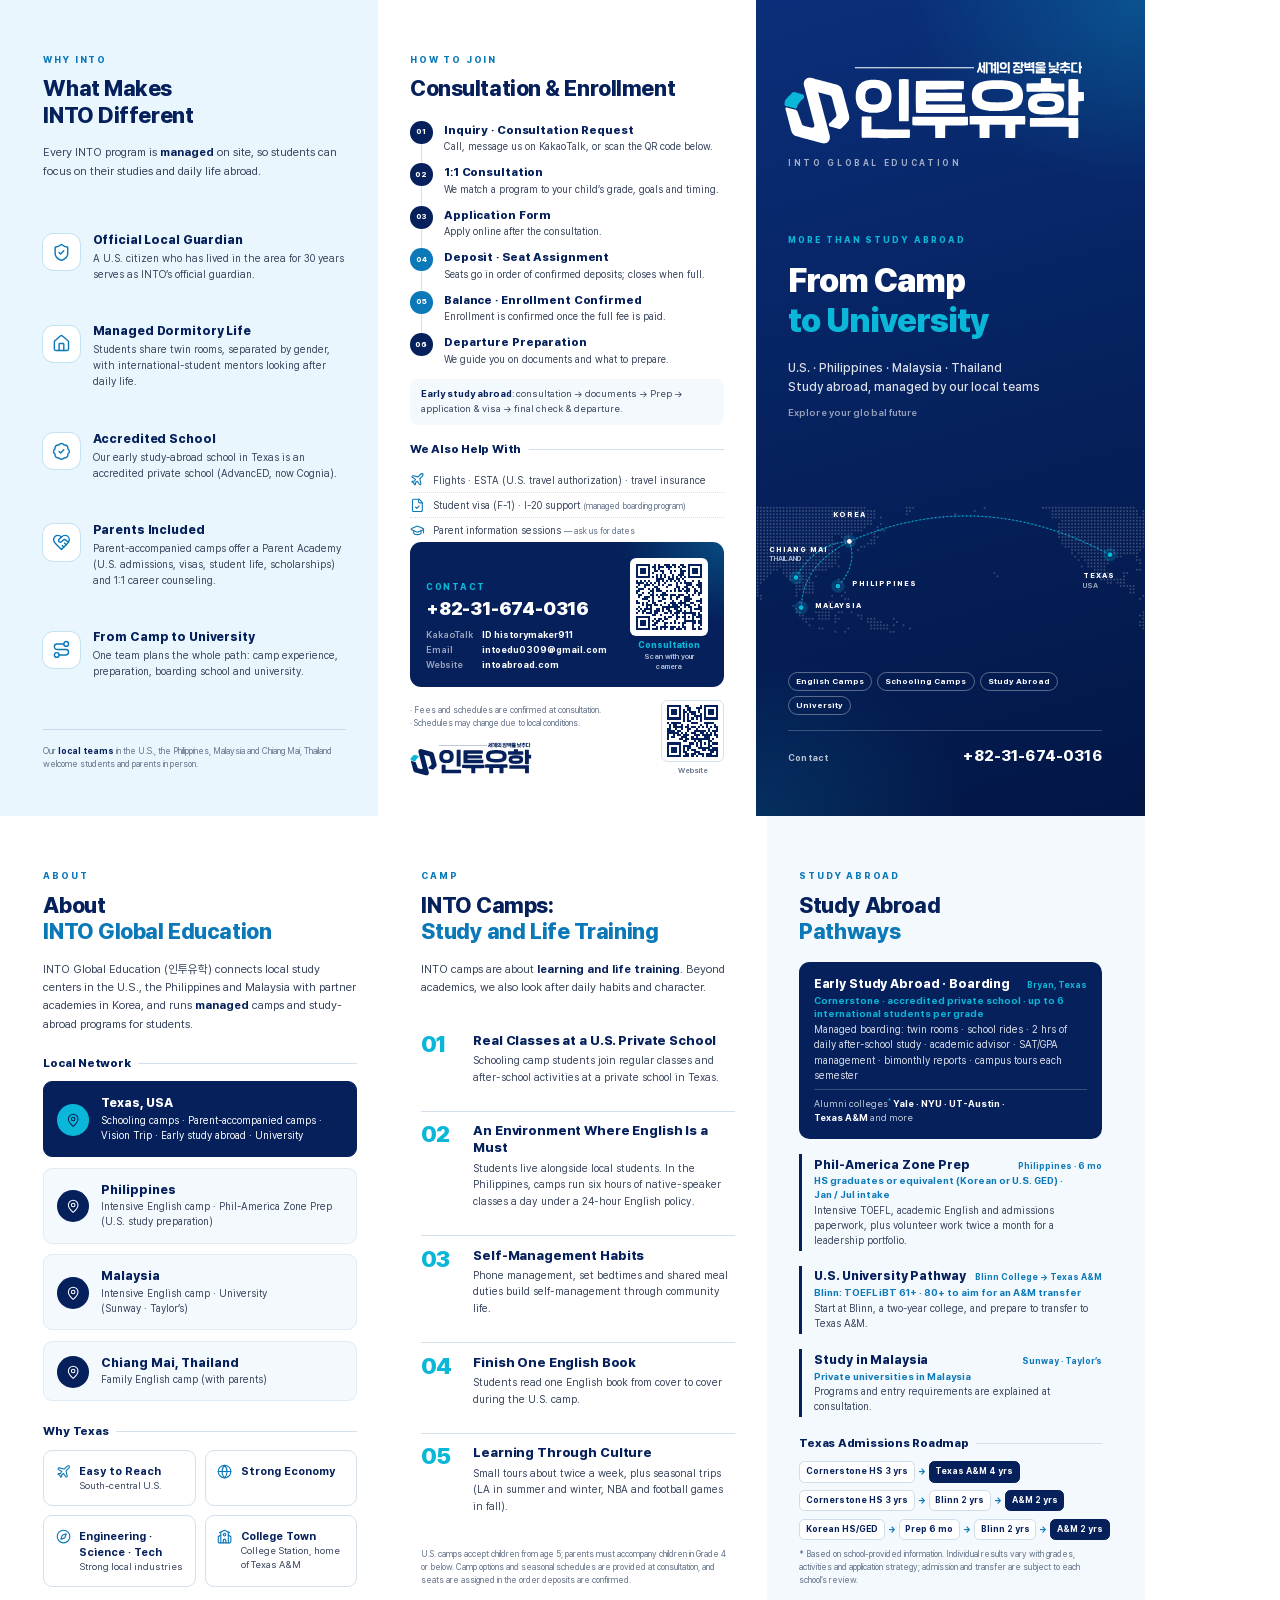
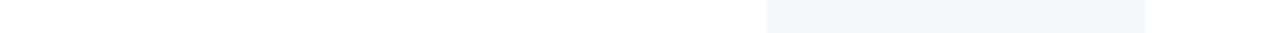
<file: source/leaflet/leaflet-en.html>
<!doctype html>
<html lang="en">
<head>
<meta charset="utf-8">
<title>INTO Global Education Leaflet</title>
<!--
  인투유학 공식 3단 리플렛 — 영어판 (A4 가로 3단 말아접기)
  - 한국어판(leaflet.html)과 같은 판형·디자인(leaflet.css). 내용을 고칠 때는 두 판을 함께 맞춘다.
  - 완성(재단) 297 × 210 mm / 작업(재단 여유 3mm 포함) 303 × 216 mm
  - 1쪽 = 바깥면 [접어 넣는 날개 97 | 뒷표지 100 | 앞표지 100]
  - 2쪽 = 안쪽면 [소개 100 | 캠프 100 | 유학 97]
  - 빌드: node tools/build_leaflet.js  (leaflet/ 폴더에 PDF·미리보기 PNG 생성)
  - 금액·날짜·정원은 시즌마다 바뀌므로 넣지 않는다 (01 매뉴얼 3장, 11 매뉴얼 4장 기준).
-->
<link rel="stylesheet" href="leaflet.css">
</head>
<body>
<svg width="0" height="0" style="position:absolute" aria-hidden="true"><defs>
<symbol id="i-shield-check" viewBox="0 0 24 24"><path d="M20 13c0 5-3.5 7.5-7.66 8.95a1 1 0 0 1-.67-.01C7.5 20.5 4 18 4 13V6a1 1 0 0 1 1-1c2 0 4.5-1.2 6.24-2.72a1.17 1.17 0 0 1 1.52 0C14.51 3.81 17 5 19 5a1 1 0 0 1 1 1z"/> <path d="m9 12 2 2 4-4"/></symbol>
<symbol id="i-house" viewBox="0 0 24 24"><path d="M15 21v-8a1 1 0 0 0-1-1h-4a1 1 0 0 0-1 1v8"/> <path d="M3 10a2 2 0 0 1 .709-1.528l7-5.999a2 2 0 0 1 2.582 0l7 5.999A2 2 0 0 1 21 10v9a2 2 0 0 1-2 2H5a2 2 0 0 1-2-2z"/></symbol>
<symbol id="i-users" viewBox="0 0 24 24"><path d="M16 21v-2a4 4 0 0 0-4-4H6a4 4 0 0 0-4 4v2"/> <circle cx="9" cy="7" r="4"/> <path d="M22 21v-2a4 4 0 0 0-3-3.87"/> <path d="M16 3.13a4 4 0 0 1 0 7.75"/></symbol>
<symbol id="i-badge-check" viewBox="0 0 24 24"><path d="M3.85 8.62a4 4 0 0 1 4.78-4.77 4 4 0 0 1 6.74 0 4 4 0 0 1 4.78 4.78 4 4 0 0 1 0 6.74 4 4 0 0 1-4.77 4.78 4 4 0 0 1-6.75 0 4 4 0 0 1-4.78-4.77 4 4 0 0 1 0-6.76Z"/> <path d="m9 12 2 2 4-4"/></symbol>
<symbol id="i-heart-handshake" viewBox="0 0 24 24"><path d="M19 14c1.49-1.46 3-3.21 3-5.5A5.5 5.5 0 0 0 16.5 3c-1.76 0-3 .5-4.5 2-1.5-1.5-2.74-2-4.5-2A5.5 5.5 0 0 0 2 8.5c0 2.3 1.5 4.05 3 5.5l7 7Z"/> <path d="M12 5 9.04 7.96a2.17 2.17 0 0 0 0 3.08c.82.82 2.13.85 3 .07l2.07-1.9a2.82 2.82 0 0 1 3.79 0l2.96 2.66"/> <path d="m18 15-2-2"/> <path d="m15 18-2-2"/></symbol>
<symbol id="i-route" viewBox="0 0 24 24"><circle cx="6" cy="19" r="3"/> <path d="M9 19h8.5a3.5 3.5 0 0 0 0-7h-11a3.5 3.5 0 0 1 0-7H15"/> <circle cx="18" cy="5" r="3"/></symbol>
<symbol id="i-bed-double" viewBox="0 0 24 24"><path d="M2 20v-8a2 2 0 0 1 2-2h16a2 2 0 0 1 2 2v8"/> <path d="M4 10V6a2 2 0 0 1 2-2h12a2 2 0 0 1 2 2v4"/> <path d="M12 4v6"/> <path d="M2 18h20"/></symbol>
<symbol id="i-utensils" viewBox="0 0 24 24"><path d="M3 2v7c0 1.1.9 2 2 2h4a2 2 0 0 0 2-2V2"/> <path d="M7 2v20"/> <path d="M21 15V2a5 5 0 0 0-5 5v6c0 1.1.9 2 2 2h3Zm0 0v7"/></symbol>
<symbol id="i-smartphone" viewBox="0 0 24 24"><rect width="14" height="20" x="5" y="2" rx="2" ry="2"/> <path d="M12 18h.01"/></symbol>
<symbol id="i-compass" viewBox="0 0 24 24"><path d="m16.24 7.76-1.804 5.411a2 2 0 0 1-1.265 1.265L7.76 16.24l1.804-5.411a2 2 0 0 1 1.265-1.265z"/> <circle cx="12" cy="12" r="10"/></symbol>
<symbol id="i-book-open" viewBox="0 0 24 24"><path d="M12 7v14"/> <path d="M3 18a1 1 0 0 1-1-1V4a1 1 0 0 1 1-1h5a4 4 0 0 1 4 4 4 4 0 0 1 4-4h5a1 1 0 0 1 1 1v13a1 1 0 0 1-1 1h-6a3 3 0 0 0-3 3 3 3 0 0 0-3-3z"/></symbol>
<symbol id="i-hand-helping" viewBox="0 0 24 24"><path d="M11 12h2a2 2 0 1 0 0-4h-3c-.6 0-1.1.2-1.4.6L3 14"/> <path d="m7 18 1.6-1.4c.3-.4.8-.6 1.4-.6h4c1.1 0 2.1-.4 2.8-1.2l4.6-4.4a2 2 0 0 0-2.75-2.91l-4.2 3.9"/> <path d="m2 13 6 6"/></symbol>
<symbol id="i-phone" viewBox="0 0 24 24"><path d="M22 16.92v3a2 2 0 0 1-2.18 2 19.79 19.79 0 0 1-8.63-3.07 19.5 19.5 0 0 1-6-6 19.79 19.79 0 0 1-3.07-8.67A2 2 0 0 1 4.11 2h3a2 2 0 0 1 2 1.72 12.84 12.84 0 0 0 .7 2.81 2 2 0 0 1-.45 2.11L8.09 9.91a16 16 0 0 0 6 6l1.27-1.27a2 2 0 0 1 2.11-.45 12.84 12.84 0 0 0 2.81.7A2 2 0 0 1 22 16.92z"/></symbol>
<symbol id="i-message-circle" viewBox="0 0 24 24"><path d="M7.9 20A9 9 0 1 0 4 16.1L2 22Z"/></symbol>
<symbol id="i-mail" viewBox="0 0 24 24"><rect width="20" height="16" x="2" y="4" rx="2"/> <path d="m22 7-8.97 5.7a1.94 1.94 0 0 1-2.06 0L2 7"/></symbol>
<symbol id="i-globe" viewBox="0 0 24 24"><circle cx="12" cy="12" r="10"/> <path d="M12 2a14.5 14.5 0 0 0 0 20 14.5 14.5 0 0 0 0-20"/> <path d="M2 12h20"/></symbol>
<symbol id="i-plane" viewBox="0 0 24 24"><path d="M17.8 19.2 16 11l3.5-3.5C21 6 21.5 4 21 3c-1-.5-3 0-4.5 1.5L13 8 4.8 6.2c-.5-.1-.9.1-1.1.5l-.3.5c-.2.5-.1 1 .3 1.3L9 12l-2 3H4l-1 1 3 2 2 3 1-1v-3l3-2 3.5 5.3c.3.4.8.5 1.3.3l.5-.2c.4-.3.6-.7.5-1.2z"/></symbol>
<symbol id="i-file-check" viewBox="0 0 24 24"><path d="M15 2H6a2 2 0 0 0-2 2v16a2 2 0 0 0 2 2h12a2 2 0 0 0 2-2V7Z"/> <path d="M14 2v4a2 2 0 0 0 2 2h4"/> <path d="m9 15 2 2 4-4"/></symbol>
<symbol id="i-graduation-cap" viewBox="0 0 24 24"><path d="M21.42 10.922a1 1 0 0 0-.019-1.838L12.83 5.18a2 2 0 0 0-1.66 0L2.6 9.08a1 1 0 0 0 0 1.832l8.57 3.908a2 2 0 0 0 1.66 0z"/> <path d="M22 10v6"/> <path d="M6 12.5V16a6 3 0 0 0 12 0v-3.5"/></symbol>
<symbol id="i-school" viewBox="0 0 24 24"><path d="M14 22v-4a2 2 0 1 0-4 0v4"/> <path d="m18 10 3.447 1.724a1 1 0 0 1 .553.894V20a2 2 0 0 1-2 2H4a2 2 0 0 1-2-2v-7.382a1 1 0 0 1 .553-.894L6 10"/> <path d="M18 5v17"/> <path d="m4 6 7.106-3.553a2 2 0 0 1 1.788 0L20 6"/> <path d="M6 5v17"/> <circle cx="12" cy="9" r="2"/></symbol>
<symbol id="i-map-pin" viewBox="0 0 24 24"><path d="M20 10c0 4.993-5.539 10.193-7.399 11.799a1 1 0 0 1-1.202 0C9.539 20.193 4 14.993 4 10a8 8 0 0 1 16 0"/> <circle cx="12" cy="10" r="3"/></symbol>
<symbol id="i-arrow-right" viewBox="0 0 24 24"><path d="M5 12h14"/> <path d="m12 5 7 7-7 7"/></symbol>
</defs></svg>

<!-- ════════════ Page 1 · Outside ════════════ -->
<div class="sheet outside">

  <!-- Flap (seen on the right when the cover is opened) -->
  <section class="panel flap"><div class="in">
    <p class="eyebrow">WHY INTO</p>
    <h2>What Makes<br>INTO Different</h2>
    <p class="lead">Every INTO program is <b>managed</b> on site, so students can focus on their studies and daily life abroad.</p>
    <ul class="why">
      <li><span class="ico"><svg class="ic"><use href="#i-shield-check"/></svg></span>
        <div><b>Official Local Guardian</b><span>A U.S. citizen who has lived in the area for 30 years serves as INTO’s official guardian.</span></div></li>
      <li><span class="ico"><svg class="ic"><use href="#i-house"/></svg></span>
        <div><b>Managed Dormitory Life</b><span>Students share twin rooms, separated by gender, with international-student mentors looking after daily life.</span></div></li>
      <li><span class="ico"><svg class="ic"><use href="#i-badge-check"/></svg></span>
        <div><b>Accredited School</b><span>Our early study-abroad school in Texas is an accredited private school (AdvancED, now Cognia).</span></div></li>
      <li><span class="ico"><svg class="ic"><use href="#i-heart-handshake"/></svg></span>
        <div><b>Parents Included</b><span>Parent-accompanied camps offer a Parent Academy (U.S. admissions, visas, student life, scholarships) and 1:1 career counseling.</span></div></li>
      <li><span class="ico"><svg class="ic"><use href="#i-route"/></svg></span>
        <div><b>From Camp to University</b><span>One team plans the whole path: camp experience, preparation, boarding school and university.</span></div></li>
    </ul>
    <p class="flap-foot">Our <b>local teams</b> in the U.S., the Philippines, Malaysia and Chiang Mai, Thailand welcome students and parents in person.</p>
  </div></section>

  <!-- Back cover -->
  <section class="panel back"><div class="in">
    <p class="eyebrow">HOW TO JOIN</p>
    <h2>Consultation &amp; Enrollment</h2>
    <ol class="steps">
      <li><i>01</i><div><b>Inquiry · Consultation Request</b><span>Call, message us on KakaoTalk, or scan the QR code below.</span></div></li>
      <li><i>02</i><div><b>1:1 Consultation</b><span>We match a program to your child’s grade, goals and timing.</span></div></li>
      <li><i>03</i><div><b>Application Form</b><span>Apply online after the consultation.</span></div></li>
      <li><i>04</i><div><b>Deposit · Seat Assignment</b><span>Seats go in order of confirmed deposits; closes when full.</span></div></li>
      <li><i>05</i><div><b>Balance · Enrollment Confirmed</b><span>Enrollment is confirmed once the full fee is paid.</span></div></li>
      <li><i>06</i><div><b>Departure Preparation</b><span>We guide you on documents and what to prepare.</span></div></li>
    </ol>
    <p class="note"><b>Early study abroad</b>: consultation → documents → Prep → application &amp; visa → final check &amp; departure.</p>
    <div class="help">
      <p class="sec-h">We Also Help With</p>
      <ul>
        <li><svg class="ic"><use href="#i-plane"/></svg><span>Flights · ESTA (U.S. travel authorization) · travel insurance</span></li>
        <li><svg class="ic"><use href="#i-file-check"/></svg><span>Student visa (F-1) · I-20 support <small>(managed boarding program)</small></span></li>
        <li><svg class="ic"><use href="#i-graduation-cap"/></svg><span>Parent information sessions <small>— ask us for dates</small></span></li>
      </ul>
    </div>
    <div class="contact">
      <div class="ct-l">
        <p class="ct-h">CONTACT</p>
        <p class="ct-tel">+82-31-674-0316</p>
        <dl class="ct-dl">
          <dt>KakaoTalk</dt><dd>ID historymaker911</dd>
          <dt>Email</dt><dd>intoedu0309@gmail.com</dd>
          <dt>Website</dt><dd>intoabroad.com</dd>
        </dl>
      </div>
      <div class="ct-qr"><div class="qbox"><img src="img/qr-apply.svg" alt="Consultation request QR"></div><span><b>Consultation</b>Scan with your camera</span></div>
    </div>
    <div class="back-foot">
      <div class="bf-l">
        <p class="fine">· Fees and schedules are confirmed at consultation.<br>· Schedules may change due to local conditions.</p>
        <div class="back-sign"><img src="img/logo-light.svg" alt="INTO Global Education"></div>
      </div>
      <div class="web-qr"><div class="qbox"><img src="img/qr-intoabroad.svg" alt="intoabroad.com QR"></div><span>Website</span></div>
    </div>
  </div></section>

  <!-- Front cover -->
  <section class="panel cover">
    <div class="in">
      <img class="cv-logo" src="img/logo-dark.svg" alt="INTO Global Education">
      <p class="cv-en">INTO GLOBAL EDUCATION</p>
      <div class="cv-mid">
        <p class="cv-eyebrow">MORE THAN STUDY ABROAD</p>
        <h1 class="cv-title">From Camp<br><em>to University</em></h1>
        <p class="cv-sub">U.S. · Philippines · Malaysia · Thailand<br>Study abroad, managed by our local teams</p>
        <p class="cv-quote">Explore your global future</p>
      </div>
    </div>
    <div class="cv-map">
      <img src="img/map-network.svg" alt="">
      <span class="lb ctr" style="left:24%;top:4%">KOREA</span>
      <span class="lb" style="left:84%;top:52%">TEXAS<small>USA</small></span>
      <span class="lb" style="left:24.6%;top:58.6%">PHILIPPINES</span>
      <span class="lb" style="left:15.2%;top:76%">MALAYSIA</span>
      <span class="lb" style="left:3.4%;top:31%">CHIANG MAI<small>THAILAND</small></span>
    </div>
    <div class="cv-foot">
      <ul class="cv-tags"><li>English Camps</li><li>Schooling Camps</li><li>Study Abroad</li><li>University</li></ul>
      <p class="cv-call">Contact <b>+82-31-674-0316</b></p>
    </div>
  </section>
</div>

<!-- ════════════ Page 2 · Inside ════════════ -->
<div class="sheet inside">

  <!-- About -->
  <section class="panel about"><div class="in">
    <p class="eyebrow">ABOUT</p>
    <h2>About<br><em>INTO Global Education</em></h2>
    <p class="lead">INTO Global Education (인투유학) connects local study centers in the U.S., the Philippines and Malaysia with partner academies in Korea, and runs <b>managed</b> camps and study-abroad programs for students.</p>
    <div class="netw">
      <p class="sec-h">Local Network</p>
      <ul class="net">
        <li><span class="pin"><svg class="ic"><use href="#i-map-pin"/></svg></span>
          <div><b>Texas, USA</b><span>Schooling camps · Parent-accompanied camps · Vision Trip · Early study abroad · University</span></div></li>
        <li><span class="pin"><svg class="ic"><use href="#i-map-pin"/></svg></span>
          <div><b>Philippines</b><span>Intensive English camp · Phil-America Zone Prep (U.S. study preparation)</span></div></li>
        <li><span class="pin"><svg class="ic"><use href="#i-map-pin"/></svg></span>
          <div><b>Malaysia</b><span>Intensive English camp · University (Sunway&nbsp;·&nbsp;Taylor’s)</span></div></li>
        <li><span class="pin"><svg class="ic"><use href="#i-map-pin"/></svg></span>
          <div><b>Chiang Mai, Thailand</b><span>Family English camp (with parents)</span></div></li>
      </ul>
    </div>
    <div class="texas">
      <p class="sec-h">Why Texas</p>
      <ul class="tx">
        <li><svg class="ic"><use href="#i-plane"/></svg><div><b>Easy to Reach</b>South-central U.S.</div></li>
        <li><svg class="ic"><use href="#i-globe"/></svg><div><b>Strong Economy</b></div></li>
        <li><svg class="ic"><use href="#i-compass"/></svg><div><b>Engineering · Science · Tech</b>Strong local industries</div></li>
        <li><svg class="ic"><use href="#i-school"/></svg><div><b>College Town</b>College Station, home of Texas A&amp;M</div></li>
      </ul>
    </div>
  </div></section>

  <!-- Camp -->
  <section class="panel camp"><div class="in">
    <p class="eyebrow">CAMP</p>
    <h2>INTO Camps:<br><em>Study and Life Training</em></h2>
    <p class="lead">INTO camps are about <b>learning and life training</b>. Beyond academics, we also look after daily habits and character.</p>
    <ol class="adv">
      <li><i>01</i><div><b>Real Classes at a U.S. Private School</b><span>Schooling camp students join regular classes and after-school activities at a private school in Texas.</span></div></li>
      <li><i>02</i><div><b>An Environment Where English Is a Must</b><span>Students live alongside local students. In the Philippines, camps run six hours of native-speaker classes a day under a 24-hour English policy.</span></div></li>
      <li><i>03</i><div><b>Self-Management Habits</b><span>Phone management, set bedtimes and shared meal duties build self-management through community life.</span></div></li>
      <li><i>04</i><div><b>Finish One English Book</b><span>Students read one English book from cover to cover during the U.S. camp.</span></div></li>
      <li><i>05</i><div><b>Learning Through Culture</b><span>Small tours about twice a week, plus seasonal trips (LA in summer and winter, NBA and football games in fall).</span></div></li>
    </ol>
    <p class="fine camp-note">U.S. camps accept children from age 5; parents must accompany children in Grade 4 or below. Camp options and seasonal schedules are provided at consultation, and seats are assigned in the order deposits are confirmed.</p>
  </div></section>

  <!-- Study abroad -->
  <section class="panel study"><div class="in">
    <p class="eyebrow">STUDY ABROAD</p>
    <h2>Study Abroad<br><em>Pathways</em></h2>
    <div class="progs">
      <article class="pg hero"><header><b>Early Study Abroad · Boarding</b><em>Bryan, Texas</em></header>
        <p class="meta">Cornerstone · accredited private school · up to 6 international students per grade</p>
        <p>Managed boarding: twin rooms · school rides · 2 hrs of daily after-school study · academic advisor · SAT/GPA management · bimonthly reports · campus tours each semester</p>
        <p class="alum">Alumni colleges<sup>*</sup> <b>Yale · NYU · UT-Austin · Texas&nbsp;A&amp;M</b>&nbsp;and&nbsp;more</p></article>
      <article class="pg"><header><b>Phil-America Zone Prep</b><em>Philippines · 6 mo</em></header>
        <p class="meta">HS graduates or equivalent (Korean or U.S. GED) · Jan&nbsp;/&nbsp;Jul&nbsp;intake</p>
        <p>Intensive TOEFL, academic English and admissions paperwork, plus volunteer work twice a month for a leadership portfolio.</p></article>
      <article class="pg"><header><b>U.S. University Pathway</b><em>Blinn College → Texas A&amp;M</em></header>
        <p class="meta">Blinn: TOEFL iBT 61+ · 80+ to aim for an A&amp;M transfer</p>
        <p>Start at Blinn, a two-year college, and prepare to transfer to Texas A&amp;M.</p></article>
      <article class="pg"><header><b>Study in Malaysia</b><em>Sunway · Taylor’s</em></header>
        <p class="meta">Private universities in Malaysia</p>
        <p>Programs and entry requirements are explained at consultation.</p></article>
    </div>
    <div class="road">
      <p class="sec-h">Texas Admissions Roadmap</p>
      <div class="rr"><span>Cornerstone HS 3 yrs</span><i>→</i><span class="end">Texas A&amp;M 4 yrs</span></div>
      <div class="rr"><span>Cornerstone HS 3 yrs</span><i>→</i><span>Blinn 2 yrs</span><i>→</i><span class="end">A&amp;M 2 yrs</span></div>
      <div class="rr"><span>Korean HS/GED</span><i>→</i><span>Prep 6 mo</span><i>→</i><span>Blinn 2 yrs</span><i>→</i><span class="end">A&amp;M 2 yrs</span></div>
      <p class="fine">* Based on school-provided information. Individual results vary with grades, activities and application strategy; admission and transfer are subject to each school’s review.</p>
    </div>
  </div></section>
</div>
</body>
</html>
</file>
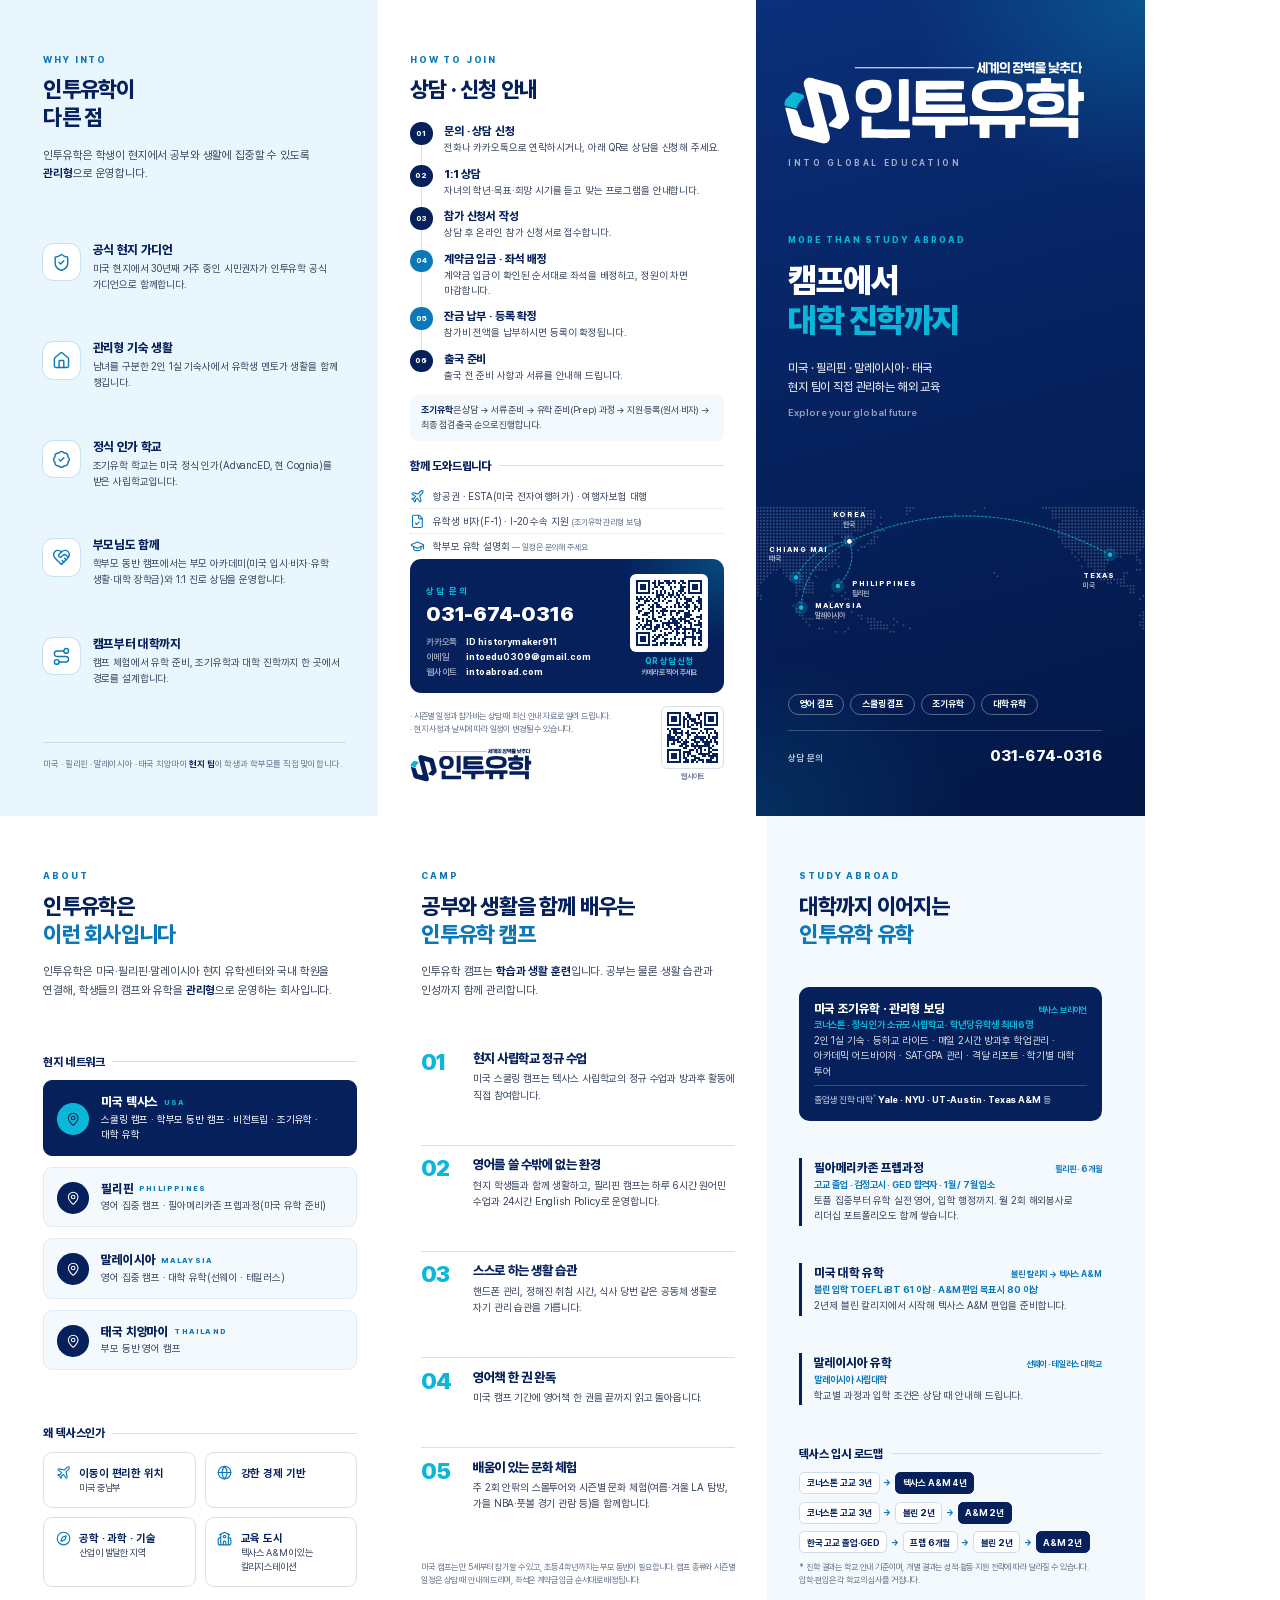
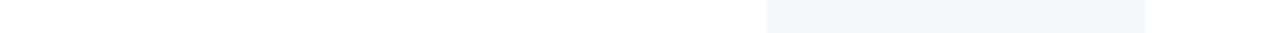
<file: source/leaflet/leaflet.html>
<!doctype html>
<html lang="ko">
<head>
<meta charset="utf-8">
<title>인투유학 3단 리플렛</title>
<!--
  인투유학 공식 3단 리플렛 (A4 가로 3단 말아접기)
  - 완성(재단) 297 × 210 mm / 작업(재단 여유 3mm 포함) 303 × 216 mm
  - 1쪽 = 바깥면 [접어 넣는 날개 97 | 뒷표지 100 | 앞표지 100]
  - 2쪽 = 안쪽면 [소개 100 | 캠프 100 | 유학 97]
  - 빌드: node tools/build_leaflet.js  (leaflet/ 폴더에 PDF·미리보기 PNG 생성)
  - 금액·날짜·정원은 시즌마다 바뀌므로 넣지 않는다 (01 매뉴얼 3장, 11 매뉴얼 4장 기준).
-->
<link rel="stylesheet" href="leaflet.css">
</head>
<body>
<svg width="0" height="0" style="position:absolute" aria-hidden="true"><defs>
<symbol id="i-shield-check" viewBox="0 0 24 24"><path d="M20 13c0 5-3.5 7.5-7.66 8.95a1 1 0 0 1-.67-.01C7.5 20.5 4 18 4 13V6a1 1 0 0 1 1-1c2 0 4.5-1.2 6.24-2.72a1.17 1.17 0 0 1 1.52 0C14.51 3.81 17 5 19 5a1 1 0 0 1 1 1z"/> <path d="m9 12 2 2 4-4"/></symbol>
<symbol id="i-house" viewBox="0 0 24 24"><path d="M15 21v-8a1 1 0 0 0-1-1h-4a1 1 0 0 0-1 1v8"/> <path d="M3 10a2 2 0 0 1 .709-1.528l7-5.999a2 2 0 0 1 2.582 0l7 5.999A2 2 0 0 1 21 10v9a2 2 0 0 1-2 2H5a2 2 0 0 1-2-2z"/></symbol>
<symbol id="i-users" viewBox="0 0 24 24"><path d="M16 21v-2a4 4 0 0 0-4-4H6a4 4 0 0 0-4 4v2"/> <circle cx="9" cy="7" r="4"/> <path d="M22 21v-2a4 4 0 0 0-3-3.87"/> <path d="M16 3.13a4 4 0 0 1 0 7.75"/></symbol>
<symbol id="i-badge-check" viewBox="0 0 24 24"><path d="M3.85 8.62a4 4 0 0 1 4.78-4.77 4 4 0 0 1 6.74 0 4 4 0 0 1 4.78 4.78 4 4 0 0 1 0 6.74 4 4 0 0 1-4.77 4.78 4 4 0 0 1-6.75 0 4 4 0 0 1-4.78-4.77 4 4 0 0 1 0-6.76Z"/> <path d="m9 12 2 2 4-4"/></symbol>
<symbol id="i-heart-handshake" viewBox="0 0 24 24"><path d="M19 14c1.49-1.46 3-3.21 3-5.5A5.5 5.5 0 0 0 16.5 3c-1.76 0-3 .5-4.5 2-1.5-1.5-2.74-2-4.5-2A5.5 5.5 0 0 0 2 8.5c0 2.3 1.5 4.05 3 5.5l7 7Z"/> <path d="M12 5 9.04 7.96a2.17 2.17 0 0 0 0 3.08c.82.82 2.13.85 3 .07l2.07-1.9a2.82 2.82 0 0 1 3.79 0l2.96 2.66"/> <path d="m18 15-2-2"/> <path d="m15 18-2-2"/></symbol>
<symbol id="i-route" viewBox="0 0 24 24"><circle cx="6" cy="19" r="3"/> <path d="M9 19h8.5a3.5 3.5 0 0 0 0-7h-11a3.5 3.5 0 0 1 0-7H15"/> <circle cx="18" cy="5" r="3"/></symbol>
<symbol id="i-bed-double" viewBox="0 0 24 24"><path d="M2 20v-8a2 2 0 0 1 2-2h16a2 2 0 0 1 2 2v8"/> <path d="M4 10V6a2 2 0 0 1 2-2h12a2 2 0 0 1 2 2v4"/> <path d="M12 4v6"/> <path d="M2 18h20"/></symbol>
<symbol id="i-utensils" viewBox="0 0 24 24"><path d="M3 2v7c0 1.1.9 2 2 2h4a2 2 0 0 0 2-2V2"/> <path d="M7 2v20"/> <path d="M21 15V2a5 5 0 0 0-5 5v6c0 1.1.9 2 2 2h3Zm0 0v7"/></symbol>
<symbol id="i-smartphone" viewBox="0 0 24 24"><rect width="14" height="20" x="5" y="2" rx="2" ry="2"/> <path d="M12 18h.01"/></symbol>
<symbol id="i-compass" viewBox="0 0 24 24"><path d="m16.24 7.76-1.804 5.411a2 2 0 0 1-1.265 1.265L7.76 16.24l1.804-5.411a2 2 0 0 1 1.265-1.265z"/> <circle cx="12" cy="12" r="10"/></symbol>
<symbol id="i-book-open" viewBox="0 0 24 24"><path d="M12 7v14"/> <path d="M3 18a1 1 0 0 1-1-1V4a1 1 0 0 1 1-1h5a4 4 0 0 1 4 4 4 4 0 0 1 4-4h5a1 1 0 0 1 1 1v13a1 1 0 0 1-1 1h-6a3 3 0 0 0-3 3 3 3 0 0 0-3-3z"/></symbol>
<symbol id="i-hand-helping" viewBox="0 0 24 24"><path d="M11 12h2a2 2 0 1 0 0-4h-3c-.6 0-1.1.2-1.4.6L3 14"/> <path d="m7 18 1.6-1.4c.3-.4.8-.6 1.4-.6h4c1.1 0 2.1-.4 2.8-1.2l4.6-4.4a2 2 0 0 0-2.75-2.91l-4.2 3.9"/> <path d="m2 13 6 6"/></symbol>
<symbol id="i-phone" viewBox="0 0 24 24"><path d="M22 16.92v3a2 2 0 0 1-2.18 2 19.79 19.79 0 0 1-8.63-3.07 19.5 19.5 0 0 1-6-6 19.79 19.79 0 0 1-3.07-8.67A2 2 0 0 1 4.11 2h3a2 2 0 0 1 2 1.72 12.84 12.84 0 0 0 .7 2.81 2 2 0 0 1-.45 2.11L8.09 9.91a16 16 0 0 0 6 6l1.27-1.27a2 2 0 0 1 2.11-.45 12.84 12.84 0 0 0 2.81.7A2 2 0 0 1 22 16.92z"/></symbol>
<symbol id="i-message-circle" viewBox="0 0 24 24"><path d="M7.9 20A9 9 0 1 0 4 16.1L2 22Z"/></symbol>
<symbol id="i-mail" viewBox="0 0 24 24"><rect width="20" height="16" x="2" y="4" rx="2"/> <path d="m22 7-8.97 5.7a1.94 1.94 0 0 1-2.06 0L2 7"/></symbol>
<symbol id="i-globe" viewBox="0 0 24 24"><circle cx="12" cy="12" r="10"/> <path d="M12 2a14.5 14.5 0 0 0 0 20 14.5 14.5 0 0 0 0-20"/> <path d="M2 12h20"/></symbol>
<symbol id="i-plane" viewBox="0 0 24 24"><path d="M17.8 19.2 16 11l3.5-3.5C21 6 21.5 4 21 3c-1-.5-3 0-4.5 1.5L13 8 4.8 6.2c-.5-.1-.9.1-1.1.5l-.3.5c-.2.5-.1 1 .3 1.3L9 12l-2 3H4l-1 1 3 2 2 3 1-1v-3l3-2 3.5 5.3c.3.4.8.5 1.3.3l.5-.2c.4-.3.6-.7.5-1.2z"/></symbol>
<symbol id="i-file-check" viewBox="0 0 24 24"><path d="M15 2H6a2 2 0 0 0-2 2v16a2 2 0 0 0 2 2h12a2 2 0 0 0 2-2V7Z"/> <path d="M14 2v4a2 2 0 0 0 2 2h4"/> <path d="m9 15 2 2 4-4"/></symbol>
<symbol id="i-graduation-cap" viewBox="0 0 24 24"><path d="M21.42 10.922a1 1 0 0 0-.019-1.838L12.83 5.18a2 2 0 0 0-1.66 0L2.6 9.08a1 1 0 0 0 0 1.832l8.57 3.908a2 2 0 0 0 1.66 0z"/> <path d="M22 10v6"/> <path d="M6 12.5V16a6 3 0 0 0 12 0v-3.5"/></symbol>
<symbol id="i-school" viewBox="0 0 24 24"><path d="M14 22v-4a2 2 0 1 0-4 0v4"/> <path d="m18 10 3.447 1.724a1 1 0 0 1 .553.894V20a2 2 0 0 1-2 2H4a2 2 0 0 1-2-2v-7.382a1 1 0 0 1 .553-.894L6 10"/> <path d="M18 5v17"/> <path d="m4 6 7.106-3.553a2 2 0 0 1 1.788 0L20 6"/> <path d="M6 5v17"/> <circle cx="12" cy="9" r="2"/></symbol>
<symbol id="i-map-pin" viewBox="0 0 24 24"><path d="M20 10c0 4.993-5.539 10.193-7.399 11.799a1 1 0 0 1-1.202 0C9.539 20.193 4 14.993 4 10a8 8 0 0 1 16 0"/> <circle cx="12" cy="10" r="3"/></symbol>
<symbol id="i-arrow-right" viewBox="0 0 24 24"><path d="M5 12h14"/> <path d="m12 5 7 7-7 7"/></symbol>
</defs></svg>

<!-- ════════════ 1쪽 · 바깥면 ════════════ -->
<div class="sheet outside">

  <!-- 날개 (앞표지를 열면 오른쪽에 보이는 면) -->
  <section class="panel flap"><div class="in">
    <p class="eyebrow">WHY INTO</p>
    <h2>인투유학이<br>다른 점</h2>
    <p class="lead">인투유학은 학생이 현지에서 공부와 생활에 집중할 수 있도록 <b>관리형</b>으로 운영합니다.</p>
    <ul class="why">
      <li><span class="ico"><svg class="ic"><use href="#i-shield-check"/></svg></span>
        <div><b>공식 현지 가디언</b><span>미국 현지에서 30년째 거주 중인 시민권자가 인투유학 공식 가디언으로 함께합니다.</span></div></li>
      <li><span class="ico"><svg class="ic"><use href="#i-house"/></svg></span>
        <div><b>관리형 기숙 생활</b><span>남녀를 구분한 2인 1실 기숙사에서 유학생 멘토가 생활을 함께 챙깁니다.</span></div></li>
      <li><span class="ico"><svg class="ic"><use href="#i-badge-check"/></svg></span>
        <div><b>정식 인가 학교</b><span>조기유학 학교는 미국 정식 인가(AdvancED, 현 Cognia)를 받은 사립학교입니다.</span></div></li>
      <li><span class="ico"><svg class="ic"><use href="#i-heart-handshake"/></svg></span>
        <div><b>부모님도 함께</b><span>학부모 동반 캠프에서는 부모 아카데미(미국 입시·비자·유학 생활·대학 장학금)와 1:1 진로 상담을 운영합니다.</span></div></li>
      <li><span class="ico"><svg class="ic"><use href="#i-route"/></svg></span>
        <div><b>캠프부터 대학까지</b><span>캠프 체험에서 유학 준비, 조기유학과 대학 진학까지 한 곳에서 경로를 설계합니다.</span></div></li>
    </ul>
    <p class="flap-foot">미국 · 필리핀 · 말레이시아 · 태국 치앙마이 <b>현지 팀</b>이 학생과 학부모를 직접 맞이합니다.</p>
  </div></section>

  <!-- 뒷표지 -->
  <section class="panel back"><div class="in">
    <p class="eyebrow">HOW TO JOIN</p>
    <h2>상담 · 신청 안내</h2>
    <ol class="steps">
      <li><i>01</i><div><b>문의 · 상담 신청</b><span>전화나 카카오톡으로 연락하시거나, 아래 QR로 상담을 신청해 주세요.</span></div></li>
      <li><i>02</i><div><b>1:1 상담</b><span>자녀의 학년·목표·희망 시기를 듣고 맞는 프로그램을 안내합니다.</span></div></li>
      <li><i>03</i><div><b>참가 신청서 작성</b><span>상담 후 온라인 참가 신청서로 접수합니다.</span></div></li>
      <li><i>04</i><div><b>계약금 입금 · 좌석 배정</b><span>계약금 입금이 확인된 순서대로 좌석을 배정하고, 정원이 차면 마감합니다.</span></div></li>
      <li><i>05</i><div><b>잔금 납부 · 등록 확정</b><span>참가비 전액을 납부하시면 등록이 확정됩니다.</span></div></li>
      <li><i>06</i><div><b>출국 준비</b><span>출국 전 준비 사항과 서류를 안내해 드립니다.</span></div></li>
    </ol>
    <p class="note"><b>조기유학</b>은 상담 → 서류 준비 → 유학 준비(Prep) 과정 → 지원·등록(원서·비자) → 최종 점검·출국 순으로 진행합니다.</p>
    <div class="help">
      <p class="sec-h">함께 도와드립니다</p>
      <ul>
        <li><svg class="ic"><use href="#i-plane"/></svg><span>항공권 · ESTA(미국 전자여행허가) · 여행자보험 대행</span></li>
        <li><svg class="ic"><use href="#i-file-check"/></svg><span>유학생 비자(F-1) · I-20 수속 지원 <small>(조기유학 관리형 보딩)</small></span></li>
        <li><svg class="ic"><use href="#i-graduation-cap"/></svg><span>학부모 유학 설명회 <small>— 일정은 문의해 주세요</small></span></li>
      </ul>
    </div>
    <div class="contact">
      <div class="ct-l">
        <p class="ct-h">상담 문의</p>
        <p class="ct-tel">031-674-0316</p>
        <dl class="ct-dl">
          <dt>카카오톡</dt><dd>ID historymaker911</dd>
          <dt>이메일</dt><dd>intoedu0309@gmail.com</dd>
          <dt>웹사이트</dt><dd>intoabroad.com</dd>
        </dl>
      </div>
      <div class="ct-qr"><div class="qbox"><img src="img/qr-apply.svg" alt="상담 신청 QR"></div><span><b>QR 상담 신청</b>카메라로 찍어 주세요</span></div>
    </div>
    <div class="back-foot">
      <div class="bf-l">
        <p class="fine">· 시즌별 일정과 참가비는 상담 때 최신 안내 자료로 알려 드립니다.<br>· 현지 사정과 날씨에 따라 일정이 변경될 수 있습니다.</p>
        <div class="back-sign"><img src="img/logo-light.svg" alt="인투유학"></div>
      </div>
      <div class="web-qr"><div class="qbox"><img src="img/qr-intoabroad.svg" alt="intoabroad.com QR"></div><span>웹사이트</span></div>
    </div>
  </div></section>

  <!-- 앞표지 -->
  <section class="panel cover">
    <div class="in">
      <img class="cv-logo" src="img/logo-dark.svg" alt="인투유학">
      <p class="cv-en">INTO GLOBAL EDUCATION</p>
      <div class="cv-mid">
        <p class="cv-eyebrow">MORE THAN STUDY ABROAD</p>
        <h1 class="cv-title">캠프에서<br><em>대학 진학까지</em></h1>
        <p class="cv-sub">미국 · 필리핀 · 말레이시아 · 태국<br>현지 팀이 직접 관리하는 해외 교육</p>
        <p class="cv-quote">Explore your global future</p>
      </div>
    </div>
    <div class="cv-map">
      <img src="img/map-network.svg" alt="">
      <span class="lb ctr" style="left:24%;top:4%">KOREA<small>한국</small></span>
      <span class="lb" style="left:84%;top:52%">TEXAS<small>미국</small></span>
      <span class="lb" style="left:24.6%;top:58.6%">PHILIPPINES<small>필리핀</small></span>
      <span class="lb" style="left:15.2%;top:76%">MALAYSIA<small>말레이시아</small></span>
      <span class="lb" style="left:3.4%;top:31%">CHIANG MAI<small>태국</small></span>
    </div>
    <div class="cv-foot">
      <ul class="cv-tags"><li>영어 캠프</li><li>스쿨링 캠프</li><li>조기유학</li><li>대학 유학</li></ul>
      <p class="cv-call">상담 문의 <b>031-674-0316</b></p>
    </div>
  </section>
</div>

<!-- ════════════ 2쪽 · 안쪽면 ════════════ -->
<div class="sheet inside">

  <!-- 소개 -->
  <section class="panel about"><div class="in">
    <p class="eyebrow">ABOUT</p>
    <h2>인투유학은<br><em>이런 회사입니다</em></h2>
    <p class="lead">인투유학은 미국·필리핀·말레이시아 현지 유학센터와 국내 학원을 연결해, 학생들의 캠프와 유학을 <b>관리형</b>으로 운영하는 회사입니다.</p>
    <div class="netw">
      <p class="sec-h">현지 네트워크</p>
      <ul class="net">
        <li><span class="pin"><svg class="ic"><use href="#i-map-pin"/></svg></span>
          <div><b>미국 텍사스<em>USA</em></b><span>스쿨링&nbsp;캠프 · 학부모&nbsp;동반&nbsp;캠프 · 비전트립 · 조기유학 · 대학&nbsp;유학</span></div></li>
        <li><span class="pin"><svg class="ic"><use href="#i-map-pin"/></svg></span>
          <div><b>필리핀<em>PHILIPPINES</em></b><span>영어 집중 캠프 · 필아메리카존 프렙과정(미국 유학 준비)</span></div></li>
        <li><span class="pin"><svg class="ic"><use href="#i-map-pin"/></svg></span>
          <div><b>말레이시아<em>MALAYSIA</em></b><span>영어 집중 캠프 · 대학 유학(선웨이 · 테일러스)</span></div></li>
        <li><span class="pin"><svg class="ic"><use href="#i-map-pin"/></svg></span>
          <div><b>태국 치앙마이<em>THAILAND</em></b><span>부모 동반 영어 캠프</span></div></li>
      </ul>
    </div>
    <div class="texas">
      <p class="sec-h">왜 텍사스인가</p>
      <ul class="tx">
        <li><svg class="ic"><use href="#i-plane"/></svg><div><b>이동이 편리한 위치</b>미국 중남부</div></li>
        <li><svg class="ic"><use href="#i-globe"/></svg><div><b>강한 경제 기반</b></div></li>
        <li><svg class="ic"><use href="#i-compass"/></svg><div><b>공학 · 과학 · 기술</b>산업이 발달한 지역</div></li>
        <li><svg class="ic"><use href="#i-school"/></svg><div><b>교육 도시</b>텍사스 A&amp;M이 있는 칼리지스테이션</div></li>
      </ul>
    </div>
  </div></section>

  <!-- 캠프 -->
  <section class="panel camp"><div class="in">
    <p class="eyebrow">CAMP</p>
    <h2>공부와 생활을 함께 배우는<br><em>인투유학 캠프</em></h2>
    <p class="lead">인투유학 캠프는 <b>학습과 생활 훈련</b>입니다. 공부는 물론 생활 습관과 인성까지 함께 관리합니다.</p>
    <ol class="adv">
      <li><i>01</i><div><b>현지 사립학교 정규 수업</b><span>미국 스쿨링 캠프는 텍사스 사립학교의 정규 수업과 방과후 활동에 직접 참여합니다.</span></div></li>
      <li><i>02</i><div><b>영어를 쓸 수밖에 없는 환경</b><span>현지 학생들과 함께 생활하고, 필리핀 캠프는 하루 6시간 원어민 수업과 24시간 English Policy로 운영합니다.</span></div></li>
      <li><i>03</i><div><b>스스로 하는 생활 습관</b><span>핸드폰 관리, 정해진 취침 시간, 식사 당번 같은 공동체 생활로 자기 관리 습관을 기릅니다.</span></div></li>
      <li><i>04</i><div><b>영어책 한 권 완독</b><span>미국 캠프 기간에 영어책 한 권을 끝까지 읽고 돌아옵니다.</span></div></li>
      <li><i>05</i><div><b>배움이 있는 문화 체험</b><span>주 2회 안팎의 스몰투어와 시즌별 문화 체험(여름·겨울 LA 탐방, 가을 NBA·풋볼 경기 관람 등)을 함께합니다.</span></div></li>
    </ol>
    <p class="fine camp-note">미국 캠프는 만 5세부터 참가할 수 있고, 초등 4학년까지는 부모 동반이 필요합니다. 캠프 종류와 시즌별 일정은 상담 때 안내해 드리며, 좌석은 계약금 입금 순서대로 배정됩니다.</p>
  </div></section>

  <!-- 유학 -->
  <section class="panel study"><div class="in">
    <p class="eyebrow">STUDY ABROAD</p>
    <h2>대학까지 이어지는<br><em>인투유학 유학</em></h2>
    <div class="progs">
      <article class="pg hero"><header><b>미국 조기유학 · 관리형 보딩</b><em>텍사스 브라이언</em></header>
        <p class="meta">코너스톤 · 정식 인가 소규모 사립학교 · 학년당 유학생 최대 6명</p>
        <p>2인 1실 기숙 · 등하교 라이드 · 매일 2시간 방과후 학업관리 · 아카데믹 어드바이저 · SAT·GPA 관리 · 격달 리포트 · 학기별 대학 투어</p>
        <p class="alum">졸업생 진학 대학<sup>*</sup> <b>Yale · NYU · UT-Austin · Texas&nbsp;A&amp;M</b>&nbsp;등</p></article>
      <article class="pg"><header><b>필아메리카존 프렙과정</b><em>필리핀 · 6개월</em></header>
        <p class="meta">고교 졸업 · 검정고시 · GED 합격자 · 1월 / 7월 입소</p>
        <p>토플 집중부터 유학 실전 영어, 입학 행정까지. 월 2회 해외봉사로 리더십 포트폴리오도 함께 쌓습니다.</p></article>
      <article class="pg"><header><b>미국 대학 유학</b><em>블린 칼리지 → 텍사스 A&amp;M</em></header>
        <p class="meta">블린 입학 TOEFL iBT 61 이상 · A&amp;M 편입 목표 시 80 이상</p>
        <p>2년제 블린 칼리지에서 시작해 텍사스 A&amp;M 편입을 준비합니다.</p></article>
      <article class="pg"><header><b>말레이시아 유학</b><em>선웨이 · 테일러스 대학교</em></header>
        <p class="meta">말레이시아 사립대학</p>
        <p>학교별 과정과 입학 조건은 상담 때 안내해 드립니다.</p></article>
    </div>
    <div class="road">
      <p class="sec-h">텍사스 입시 로드맵</p>
      <div class="rr"><span>코너스톤 고교 3년</span><i>→</i><span class="end">텍사스 A&amp;M 4년</span></div>
      <div class="rr"><span>코너스톤 고교 3년</span><i>→</i><span>블린 2년</span><i>→</i><span class="end">A&amp;M 2년</span></div>
      <div class="rr"><span>한국 고교 졸업·GED</span><i>→</i><span>프렙 6개월</span><i>→</i><span>블린 2년</span><i>→</i><span class="end">A&amp;M 2년</span></div>
      <p class="fine">* 진학 결과는 학교 안내 기준이며, 개별 결과는 성적·활동·지원 전략에 따라 달라질 수 있습니다. 입학·편입은 각 학교의 심사를 거칩니다.</p>
    </div>
  </div></section>
</div>
</body>
</html>
</file>
<file: source/leaflet/leaflet.css>
/* 인투유학 3단 리플렛 공통 스타일 — 한국어(leaflet.html)·영어(leaflet-en.html)가 함께 씁니다. */
@font-face{font-family:"Pretendard";font-weight:400;src:url(fonts/Pretendard-Regular.woff2) format("woff2")}
@font-face{font-family:"Pretendard";font-weight:500;src:url(fonts/Pretendard-Medium.woff2) format("woff2")}
@font-face{font-family:"Pretendard";font-weight:600;src:url(fonts/Pretendard-SemiBold.woff2) format("woff2")}
@font-face{font-family:"Pretendard";font-weight:700;src:url(fonts/Pretendard-Bold.woff2) format("woff2")}
@font-face{font-family:"Pretendard";font-weight:800;src:url(fonts/Pretendard-ExtraBold.woff2) format("woff2")}
@font-face{font-family:"Pretendard";font-weight:900;src:url(fonts/Pretendard-Black.woff2) format("woff2")}

:root{
  --b:3mm;                         /* 재단 여유 (사무용 인쇄는 0) */
  --navy:#05205B; --navy2:#0A2C74; --cyan:#0BB7D8; --accent:#0B78B8;
  --soft:#EAF6FD; --soft2:#F4F9FD; --ink:#0D1B36; --body:#36435C; --muted:#66748C; --line:#D5E0EB;
  --pad:8.5mm;                     /* 접는 선·재단선에서 글자까지 안전 여백 */
}
@page{size:calc(297mm + 2 * var(--b)) calc(210mm + 2 * var(--b));margin:0}
*{box-sizing:border-box;margin:0;padding:0}
html,body{background:#fff}
body{font-family:"Pretendard",sans-serif;color:var(--body);font-size:7.6pt;line-height:1.55;letter-spacing:-.015em;
  word-break:keep-all;overflow-wrap:break-word;-webkit-print-color-adjust:exact;print-color-adjust:exact}
b,strong{font-weight:700;color:var(--ink)}
ul,ol{list-style:none}
svg.ic{width:4.4mm;height:4.4mm;fill:none;stroke:currentColor;stroke-width:1.8;stroke-linecap:round;stroke-linejoin:round;flex:none}

/* ── 낱장 · 면 배치 ───────────────────────────── */
.sheet{position:relative;width:calc(297mm + 2 * var(--b));height:calc(210mm + 2 * var(--b));overflow:hidden;
  break-after:page;page-break-after:always}
.sheet:last-child{break-after:auto;page-break-after:auto}
.panel{position:absolute;top:0;height:100%;overflow:hidden}
.panel>.in{position:absolute;inset:calc(var(--b) + 11mm) var(--pad) calc(var(--b) + 9mm) var(--pad);display:flex;flex-direction:column}
/* 바깥면: 날개 97 | 뒷표지 100 | 앞표지 100 */
.flap {left:0;width:calc(var(--b) + 97mm)}
.back {left:calc(var(--b) + 97mm);width:100mm}
.cover{left:calc(var(--b) + 197mm);width:calc(100mm + var(--b))}
/* 안쪽면: 소개 100 | 캠프 100 | 유학 97 */
.about{left:0;width:calc(var(--b) + 100mm)}
.camp {left:calc(var(--b) + 100mm);width:100mm}
.study{left:calc(var(--b) + 200mm);width:calc(97mm + var(--b))}
/* 바깥쪽 가장자리 면은 재단 여유만큼 안쪽 여백을 더 준다 */
.flap>.in,.about>.in{left:calc(var(--b) + var(--pad))}
.cover>.in,.study>.in{right:calc(var(--b) + var(--pad))}

/* 접는 선 확인용 (미리보기에서만) */
.guides .sheet::after{content:"";position:absolute;inset:0;pointer-events:none;z-index:9;
  background:
    linear-gradient(#e0367a,#e0367a) no-repeat calc(var(--b) + var(--f1)) 0/0.25mm 100%,
    linear-gradient(#e0367a,#e0367a) no-repeat calc(var(--b) + var(--f2)) 0/0.25mm 100%;
  outline:0.25mm dashed #e0367a;outline-offset:calc(-1 * var(--b))}
.guides .outside{--f1:97mm;--f2:197mm}
.guides .inside{--f1:100mm;--f2:200mm}

/* ── 공통 글자 ───────────────────────────── */
.eyebrow{font-size:6.8pt;font-weight:800;letter-spacing:.2em;color:var(--accent);margin-bottom:2.2mm}
h2{font-size:16.5pt;font-weight:800;line-height:1.28;letter-spacing:-.035em;color:var(--navy)}
h2 em{font-style:normal;color:var(--accent)}
.lead{font-size:8.5pt;line-height:1.62;margin-top:3.8mm;color:var(--body)}
.sec-h{display:flex;align-items:center;gap:2mm;font-size:8.8pt;font-weight:800;color:var(--navy);letter-spacing:-.02em;margin-bottom:2.4mm}
.sec-h::after{content:"";flex:1;height:0.25mm;background:var(--line)}
.fine{font-size:6.4pt;line-height:1.55;color:var(--muted)}

/* ── 앞표지 ───────────────────────────── */
.cover{background:
   radial-gradient(90mm 70mm at 100% 0%,rgba(11,183,216,.28),transparent 70%),
   radial-gradient(80mm 60mm at 0% 100%,rgba(11,183,216,.14),transparent 70%),
   linear-gradient(165deg,#0B2F7A 0%,var(--navy) 55%,#031746 100%);color:#fff}
.cover .in{inset:calc(var(--b) + 13mm) calc(var(--b) + var(--pad)) calc(var(--b) + 10mm) var(--pad)}
.cv-logo{width:80mm;max-width:100%;height:auto;display:block;margin-left:-1.2mm}
.cv-en{font-size:6.2pt;font-weight:700;letter-spacing:.32em;color:rgba(255,255,255,.62);margin-top:3.4mm}
.cv-mid{margin-top:17mm}
.cv-eyebrow{font-size:6.6pt;font-weight:800;letter-spacing:.22em;color:var(--cyan)}
.cv-title{font-size:25pt;font-weight:900;line-height:1.2;letter-spacing:-.045em;color:#fff;margin-top:3.2mm}
.cv-title em{font-style:normal;color:var(--cyan)}
.cv-sub{font-size:9pt;line-height:1.6;color:rgba(255,255,255,.86);margin-top:5mm;font-weight:500}
.cv-quote{font-size:7.2pt;font-weight:600;color:rgba(255,255,255,.58);margin-top:2.2mm;letter-spacing:.01em}
.cv-map{position:absolute;left:0;right:0;top:calc(var(--b) + 131mm);height:auto}
.cv-map img{display:block;width:100%;height:auto}
.cv-map .lb{position:absolute;font-size:5.4pt;font-weight:800;letter-spacing:.14em;color:#fff;white-space:nowrap;line-height:1}
.cv-map .lb.ctr{transform:translateX(-50%);text-align:center}
.cv-map .lb small{display:block;font-size:5.6pt;font-weight:600;letter-spacing:-.01em;color:rgba(255,255,255,.66);margin-top:.7mm}
.cv-foot{position:absolute;left:var(--pad);right:calc(var(--b) + var(--pad));bottom:calc(var(--b) + 10mm)}
.cv-tags{display:flex;flex-wrap:wrap;gap:1.6mm}
.cv-tags li{font-size:7pt;font-weight:700;color:#fff;border:0.3mm solid rgba(255,255,255,.34);border-radius:10mm;padding:.9mm 2.8mm;line-height:1.3}
.cv-call{display:flex;align-items:baseline;justify-content:space-between;margin-top:4.2mm;padding-top:3.2mm;border-top:0.25mm solid rgba(255,255,255,.22);
  font-size:6.8pt;font-weight:700;color:rgba(255,255,255,.72);letter-spacing:.02em}
.cv-call b{font-size:11.5pt;font-weight:800;color:#fff;letter-spacing:.01em}

/* ── 날개: 인투유학이 다른 점 ───────────────────────────── */
.flap{background:var(--soft)}
.flap .lead b{color:var(--navy)}
.why{margin-top:3mm;flex:1;display:flex;flex-direction:column;justify-content:space-evenly}
.why li{display:flex;gap:3.4mm;align-items:flex-start}
.why .ico svg{width:5mm;height:5mm}
.why .ico{width:9.6mm;height:9.6mm;border-radius:2.8mm;background:#fff;color:var(--accent);display:flex;align-items:center;justify-content:center;flex:none;
  box-shadow:0 0 0 0.25mm rgba(11,120,184,.16)}
.why b{display:block;font-size:9.3pt;font-weight:800;color:var(--navy);letter-spacing:-.025em;line-height:1.35}
.why span{display:block;font-size:7.7pt;line-height:1.55;margin-top:.6mm}
.flap-foot{margin-top:2mm;padding-top:4mm;border-top:0.25mm solid #c9dcec;font-size:6.6pt;color:var(--muted);line-height:1.5}
.flap-foot b{color:var(--navy)}

/* ── 뒷표지: 상담 · 신청 ───────────────────────────── */
.back{background:#fff}
.steps{margin-top:5mm;position:relative}
.steps::before{content:"";position:absolute;left:2.9mm;top:2mm;bottom:3mm;width:0.3mm;background:var(--line)}
.steps li{position:relative;display:flex;gap:3mm;padding-bottom:2.5mm}
.steps li:last-child{padding-bottom:0}
.steps i{flex:none;width:6mm;height:6mm;border-radius:50%;background:var(--navy);color:#fff;font-style:normal;font-size:5.8pt;font-weight:800;
  display:flex;align-items:center;justify-content:center;letter-spacing:0;position:relative;z-index:1}
.steps li:nth-child(4) i,.steps li:nth-child(5) i{background:var(--accent)}
.steps b{display:block;font-size:8.7pt;font-weight:800;color:var(--navy);line-height:1.3;margin-top:.5mm}
.steps span{display:block;font-size:7.5pt;line-height:1.5;margin-top:.3mm}
.note{margin-top:3.2mm;font-size:7.1pt;line-height:1.55;background:var(--soft2);border-radius:2mm;padding:2.2mm 3mm;color:var(--body)}
.note b{color:var(--navy)}
.help{margin-top:4.2mm}
.help li{display:flex;gap:2.2mm;align-items:center;font-size:7.6pt;line-height:1.4;padding:1.25mm 0;border-bottom:0.25mm dotted var(--line)}
.help li:last-child{border-bottom:0}
.help li svg{color:var(--accent);width:3.9mm;height:3.9mm}
.help small{font-size:6.3pt;color:var(--muted)}
.contact{margin-top:auto;background:var(--navy);border-radius:3mm;padding:4.2mm 4.2mm 4mm;color:#fff;display:flex;gap:3.5mm;align-items:flex-end;
  background-image:radial-gradient(40mm 30mm at 100% 0%,rgba(11,183,216,.28),transparent 70%)}
.ct-l{flex:1;min-width:0}
.ct-h{font-size:6.6pt;font-weight:800;letter-spacing:.2em;color:var(--cyan)}
.ct-tel{font-size:15.5pt;font-weight:900;letter-spacing:-.01em;line-height:1.15;margin-top:1mm;color:#fff}
.ct-tel small{display:block;font-size:6.4pt;font-weight:600;color:rgba(255,255,255,.66);letter-spacing:0;margin-top:.4mm}
.ct-dl{display:grid;grid-template-columns:auto 1fr;gap:.7mm 2.4mm;margin-top:2.6mm;font-size:6.9pt;line-height:1.35}
.ct-dl dt{color:rgba(255,255,255,.6);font-weight:600}
.ct-dl dd{color:#fff;font-weight:700;letter-spacing:0}
.ct-qr{flex:none;width:20.5mm;text-align:center}
.ct-qr .qbox{background:#fff;border-radius:1.6mm;padding:1.5mm}
.ct-qr img{display:block;width:100%;height:auto}
.ct-qr span{display:block;font-size:5.5pt;font-weight:600;color:rgba(255,255,255,.72);margin-top:1.2mm;line-height:1.35}
.ct-qr span b{display:block;font-size:6.6pt;font-weight:800;color:var(--cyan);letter-spacing:-.01em}
.back-foot{margin-top:3.4mm;display:flex;gap:4mm;align-items:flex-end}
.bf-l{flex:1;min-width:0}
.web-qr{flex:none;width:16.5mm;text-align:center}
.web-qr .qbox{background:#fff;border:0.25mm solid var(--line);border-radius:1.6mm;padding:1.2mm}
.web-qr img{display:block;width:100%;height:auto}
.web-qr span{display:block;font-size:5.6pt;font-weight:600;color:var(--muted);margin-top:1mm;line-height:1.3}
.back-sign{display:flex;align-items:flex-end;margin-top:3mm}
.back-sign img{height:9mm;width:auto}
.back-sign span{font-size:5.8pt;font-weight:700;letter-spacing:.18em;color:var(--muted)}

/* ── 안쪽: 소개 ───────────────────────────── */
.about{background:#fff}
.about .lead b{color:var(--navy)}
.net{display:flex;flex-direction:column;gap:2.8mm}
.net li{display:flex;gap:3.2mm;align-items:center;padding:3.4mm 3.4mm;border-radius:2.4mm;background:var(--soft2);border:0.25mm solid #e1ebf4}
.net .pin{flex:none;width:8.4mm;height:8.4mm;border-radius:50%;background:var(--navy);color:#fff;display:flex;align-items:center;justify-content:center}
.net .pin svg{width:3.8mm;height:3.8mm}
.net li:first-child{background:var(--navy);border-color:var(--navy)}
.net li:first-child .pin{background:var(--cyan);color:var(--navy)}
.net li:first-child b,.net li:first-child span{color:#fff}
.net li:first-child em{color:var(--cyan)}
.net b{display:block;font-size:9.4pt;font-weight:800;color:var(--navy);line-height:1.3}
.net em{font-style:normal;font-size:5.6pt;font-weight:800;letter-spacing:.16em;color:var(--accent);margin-left:1.4mm;vertical-align:.3mm}
.net span{display:block;font-size:7.6pt;line-height:1.5;margin-top:.4mm}
.texas{margin-top:auto}
.netw{margin-top:auto}
.tx{display:grid;grid-template-columns:1fr 1fr;gap:2.4mm}
.tx li{border:0.25mm solid var(--line);border-radius:2.4mm;padding:3.2mm 3mm;display:flex;gap:2.2mm;align-items:flex-start;font-size:7.3pt;line-height:1.45}
.tx li svg{color:var(--accent);width:4mm;height:4mm;margin-top:.2mm}
.tx b{display:block;font-size:8.3pt;color:var(--navy)}
.src{margin-top:2mm}

/* ── 안쪽: 캠프 · 유학 공통 프로그램 목록 ───────────────────────────── */
.camp{background:#fff;border-left:0}
.study{background:var(--soft2)}
.progs{margin-top:3mm;flex:1;display:flex;flex-direction:column;justify-content:space-evenly;gap:2.6mm}
.pg{border-left:0.9mm solid var(--cyan);padding:.6mm 0 .6mm 3.2mm}
.pg header{display:flex;align-items:baseline;justify-content:space-between;gap:2mm}
.pg header b{font-size:9.3pt;font-weight:800;color:var(--navy);letter-spacing:-.03em;line-height:1.3}
.pg header em{font-style:normal;flex:none;font-size:6.5pt;font-weight:700;color:var(--accent);white-space:nowrap}
.pg .meta{font-size:7.3pt;font-weight:700;color:var(--accent);margin-top:.4mm;line-height:1.4}
.pg p{font-size:7.6pt;line-height:1.5;margin-top:.3mm}
.study .pg{border-left-color:var(--navy)}
.pg.hero{background:var(--navy);border-left:0;border-radius:2.8mm;padding:3.6mm 3.8mm 3.6mm;color:rgba(255,255,255,.86)}
.pg.hero header b{color:#fff}
.pg.hero header em,.pg.hero .meta{color:var(--cyan)}
.pg.hero .alum{margin-top:1.6mm;padding-top:1.6mm;border-top:0.25mm solid rgba(255,255,255,.2);font-size:7pt;color:rgba(255,255,255,.78)}
.pg.hero .alum b{color:#fff;font-weight:700}
.pg.hero .alum sup{font-size:5.5pt;color:var(--cyan);margin-left:.2mm}

/* 캠프: 인투유학 캠프의 장점 5가지 */
.camp .lead b{color:var(--navy)}
.adv{margin-top:3mm;flex:1;display:flex;flex-direction:column;justify-content:space-evenly}
.adv li{display:flex;gap:3.2mm;align-items:flex-start;padding:3mm 0;border-top:0.25mm solid var(--line)}
.adv li:first-child{border-top:0}
.adv i{font-style:normal;flex:none;width:10.5mm;font-size:17pt;font-weight:900;color:var(--cyan);line-height:1;letter-spacing:-.04em}
.adv b{display:block;font-size:9.8pt;font-weight:800;color:var(--navy);line-height:1.3;letter-spacing:-.03em}
.adv span{display:block;font-size:7.8pt;line-height:1.58;margin-top:.9mm}
/* (예전 미국 캠프 생활 격자 — 지금은 쓰지 않음) */
.life{margin-top:3mm}
.lg{display:grid;grid-template-columns:1fr 1fr;gap:2.2mm}
.lg li{display:flex;gap:2.2mm;align-items:flex-start;background:var(--soft2);border-radius:2.4mm;padding:2.7mm 2.8mm;font-size:7pt;line-height:1.4}
.lg li svg{color:var(--accent);width:4mm;height:4mm;margin-top:.2mm}
.lg b{display:block;font-size:8pt;color:var(--navy);line-height:1.3}
.camp-note{margin-top:2mm}

/* 입시 로드맵 */
.road{margin-top:3mm}
.rr{display:flex;align-items:center;flex-wrap:nowrap;gap:1mm;margin-bottom:2mm}
.rr span{font-size:6.9pt;font-weight:700;color:var(--navy);background:#fff;border:0.25mm solid #cfdcea;border-radius:1.4mm;padding:1.15mm 1.7mm;white-space:nowrap;line-height:1.25}
.rr span.end{background:var(--navy);border-color:var(--navy);color:#fff}
.rr i{font-style:normal;color:var(--accent);font-size:6.4pt;font-weight:800}
.study .fine{margin-top:2mm}

/* ── 영어판(leaflet-en.html) 보정: 낱말 단위 줄바꿈, 자간 ── */
html[lang="en"] body{letter-spacing:0;word-break:normal;overflow-wrap:normal}
html[lang="en"] h2{letter-spacing:-.02em;line-height:1.22}
html[lang="en"] .cv-title{letter-spacing:-.03em}
html[lang="en"] .why b,html[lang="en"] .adv b,html[lang="en"] .pg header b,html[lang="en"] .steps b{letter-spacing:-.01em}
html[lang="en"] p,html[lang="en"] span,html[lang="en"] li{text-wrap-style:pretty}
html[lang="en"] .cv-tags{gap:1.3mm}
html[lang="en"] .cv-tags li{font-size:6.1pt;padding:.8mm 1.9mm}
html[lang="en"] .rr{gap:.8mm}
html[lang="en"] .rr span{font-size:6.6pt;padding:1.1mm 1.5mm}
html[lang="en"] .ct-tel{font-size:14pt}
html[lang="en"] .net b em{display:none}
</file>
